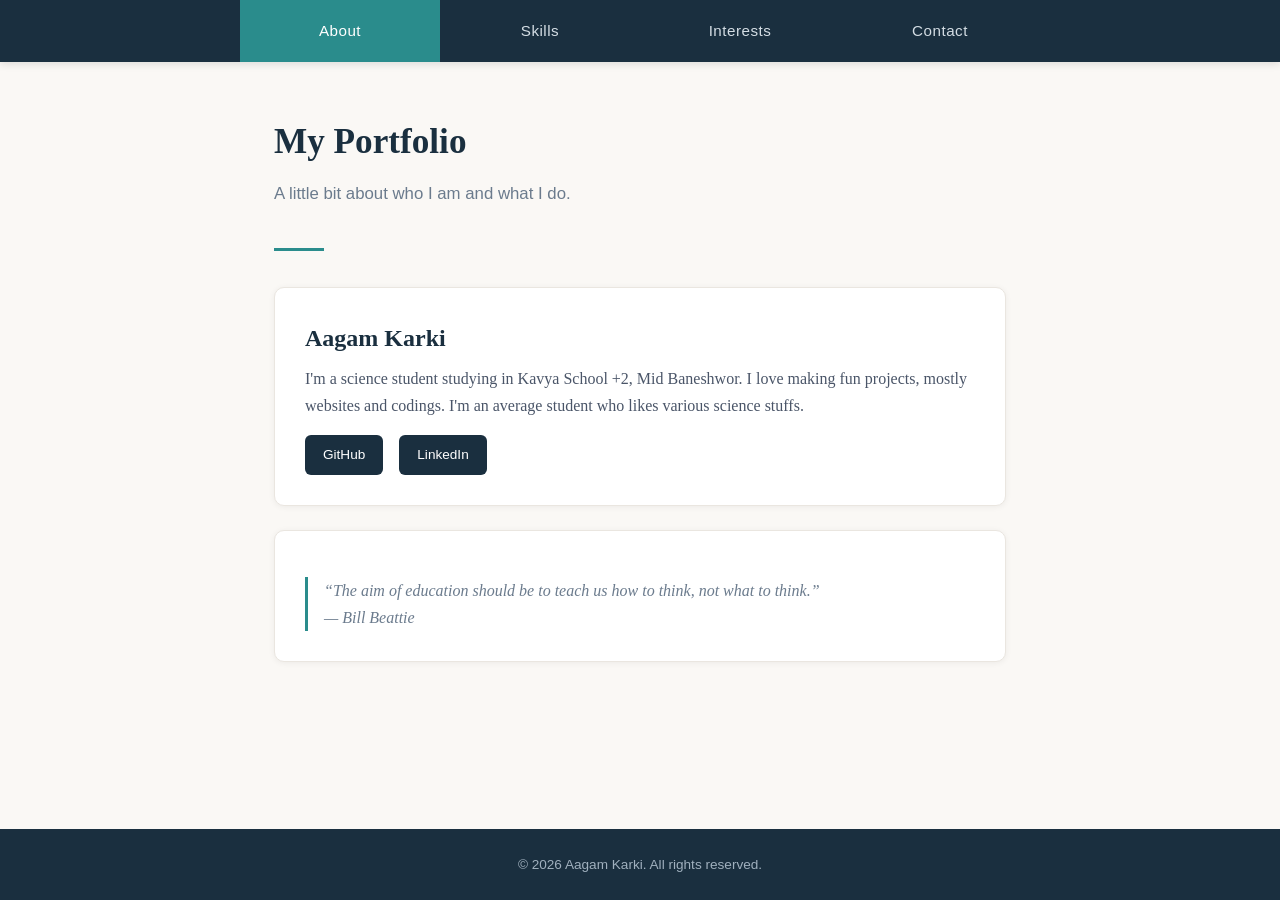
<file: index.html>
<!DOCTYPE html>
<html lang="en">
<head>
    <meta charset="UTF-8">
    <meta name="viewport" content="width=device-width, initial-scale=1.0">
   <title>About Me — Portfolio</title>
   <link rel="stylesheet" href="style.css">
</head>
<body>
  <nav class="navbar">
    <ul>
      <li><a href="about.html" class="active">About</a></li>
      <li><a href="skills.html">Skills</a></li>
      <li><a href="interests.html">Interests</a></li>
      <li><a href="contact.html">Contact</a></li>
    </ul>
  </nav>
  <main class="main-content">
    <h1 class="page-title">My Portfolio</h1>
    <p class="page-subtitle">A little bit about who I am and what I do.</p>
    <hr class="divider">

    <div class="card">
      <div class="profile-section">
        <div class="profile-info">
          <h2>Aagam Karki</h2>
          <p>
           I'm a science student studying in Kavya School +2, Mid Baneshwor. I love making fun projects, mostly websites and codings. I'm an average student who likes various science stuffs.
          </p>
          <div class="social-links">
            <a href="https://github.com/aagamkarkee">GitHub</a>
            <a href="https://www.linkedin.com">LinkedIn</a>
          </div>
        </div>
      </div>
    </div>
    <div class="card">
      <blockquote class="quote">
       “The aim of education should be to teach us how to think, 
       not what to think.”  <br> — Bill Beattie
      </blockquote>
    </div>
  </main>
  <footer class="footer">
    <p>&copy; 2026 Aagam Karki. All rights reserved.</p>
  </footer>
</body>
</html>
</file>
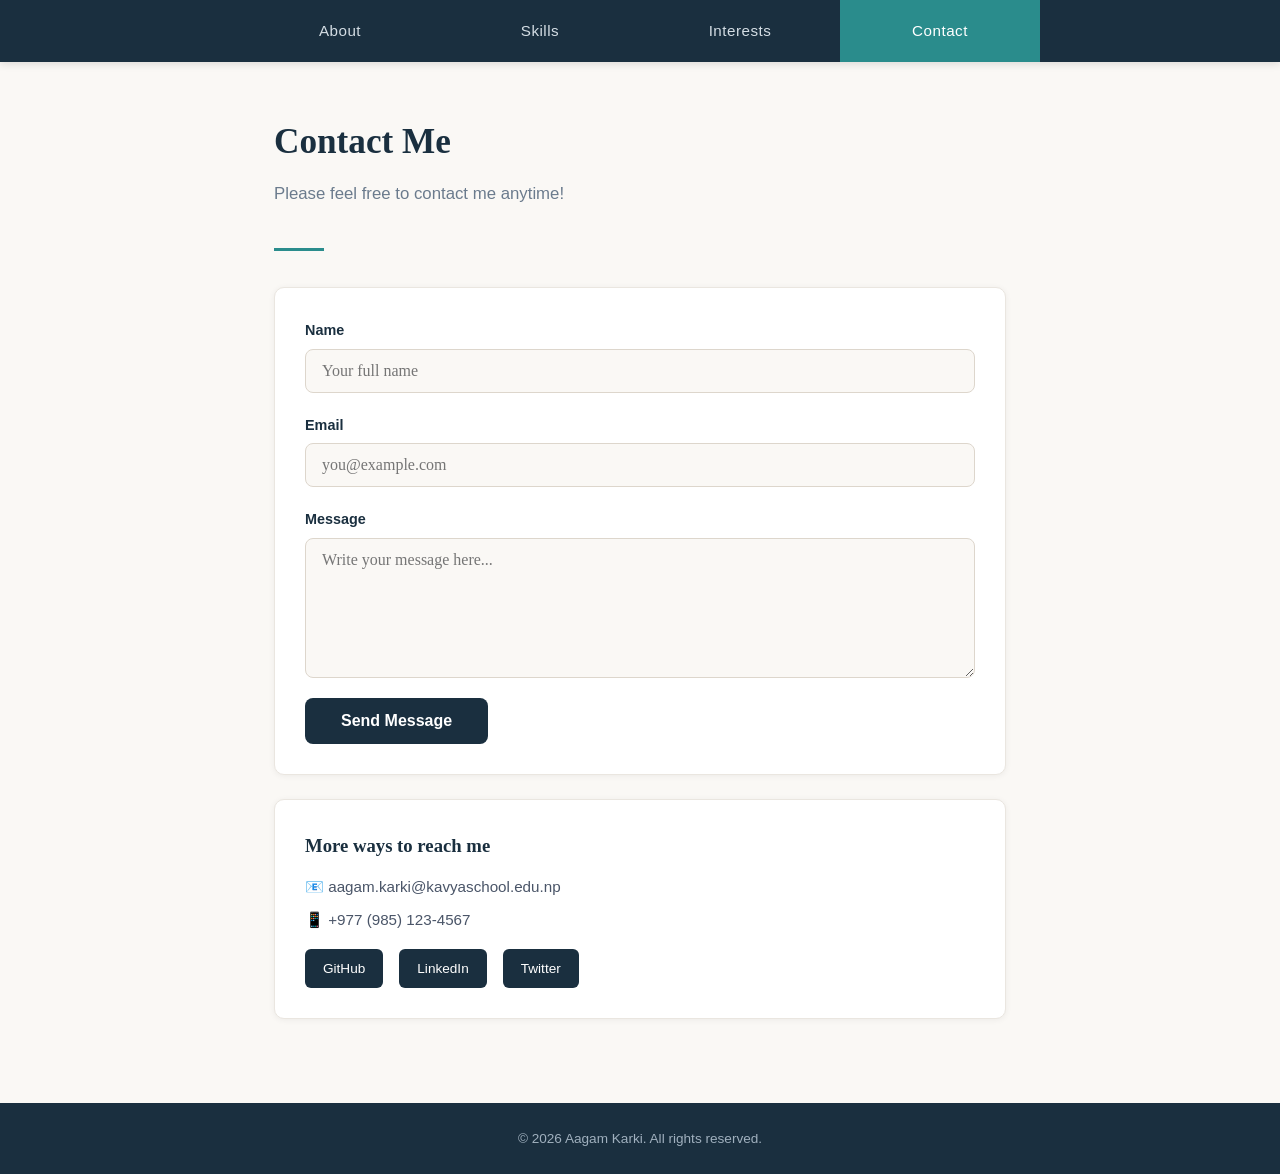
<file: contact.html>
<!DOCTYPE html>
<html lang="en">
<head>
  <meta charset="UTF-8">
  <meta name="viewport" content="width=device-width, initial-scale=1.0">
  <title>Contact — Portfolio</title>
  <link rel="stylesheet" href="style.css">
</head>
<body>

  <nav class="navbar">
    <ul>
      <li><a href="about.html">About</a></li>
      <li><a href="skills.html">Skills</a></li>
      <li><a href="interests.html">Interests</a></li>
      <li><a href="contact.html" class="active">Contact</a></li>
    </ul>
  </nav>

  <main class="main-content">
    <h1 class="page-title">Contact Me</h1>
    <p class="page-subtitle">Please feel free to contact me anytime!</p>
    <hr class="divider">

    <div class="card">
      <form class="contact-form" action="#" method="post">
        <div class="form-group">
          <label for="name">Name</label>
          <input type="text" id="name" name="name" placeholder="Your full name" required>
        </div>
        <div class="form-group">
          <label for="email">Email</label>
          <input type="email" id="email" name="email" placeholder="you@example.com" required>
        </div>
        <div class="form-group">
          <label for="message">Message</label>
          <textarea id="message" name="message" placeholder="Write your message here..." required></textarea>
        </div>
        <button type="submit" class="submit-btn">Send Message</button>
      </form>
    </div>

    <div class="card contact-info">
      <h3 style="color: #1a2f3f; margin-bottom: 12px;">More ways to reach me</h3>
      <p>📧 aagam.karki@kavyaschool.edu.np</p>
      <p>📱 +977 (985) 123-4567</p>
      <div class="social-links">
        <a href="https://github.com/aagamkarkee">GitHub</a>
        <a href="https://www.linkedin.com">LinkedIn</a>
        <a href="https://x.com">Twitter</a>
      </div>
    </div>
  </main>

  <footer class="footer">
    <p>&copy; 2026 Aagam Karki. All rights reserved.</p>
  </footer>

</body>
</html>
</file>
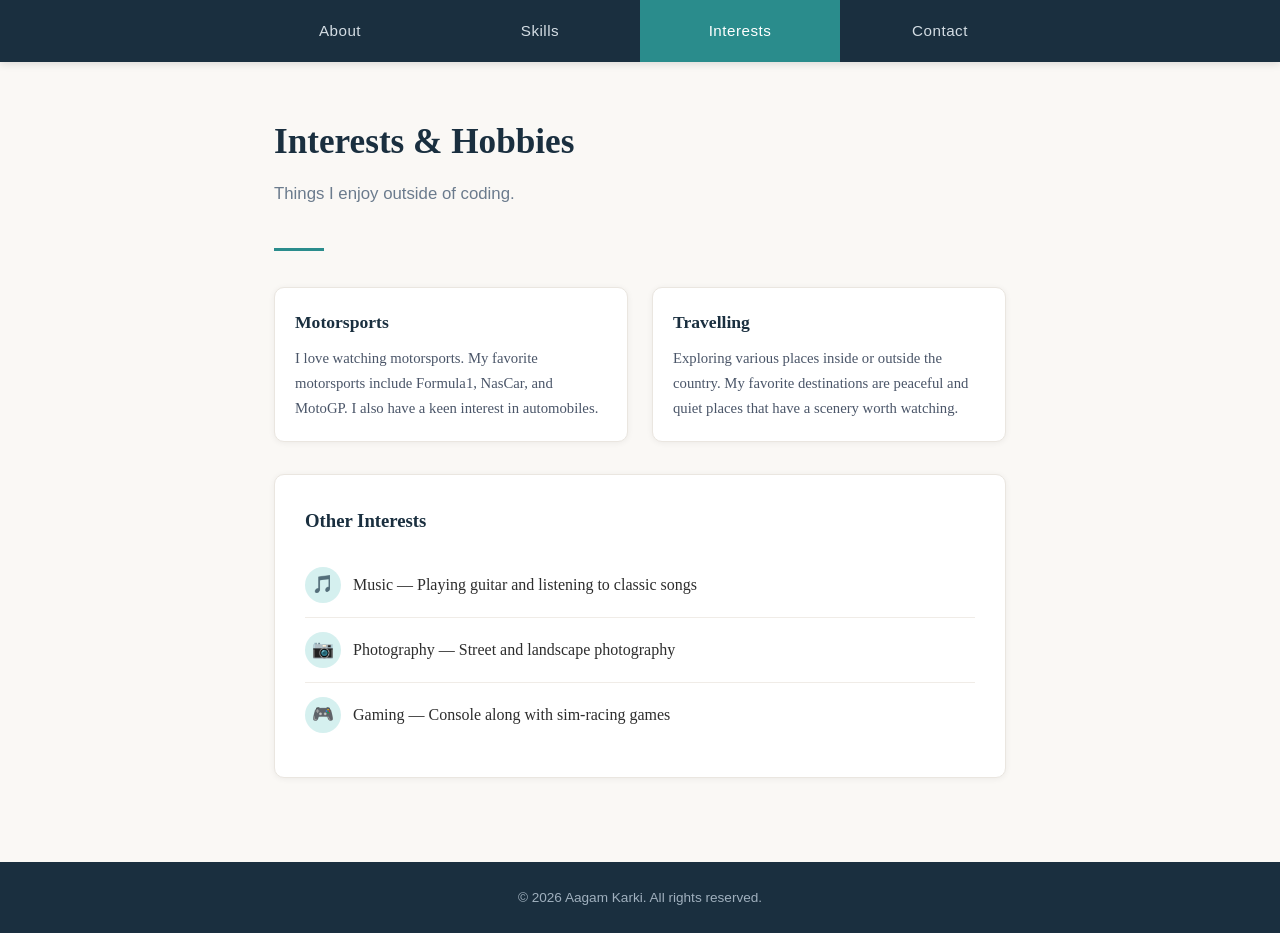
<file: interests.html>
<!DOCTYPE html>
<html lang="en">
<head>
  <meta charset="UTF-8">
  <meta name="viewport" content="width=device-width, initial-scale=1.0">
  <title>Interests — Portfolio</title>
  <link rel="stylesheet" href="style.css">
</head>
<body>

  <nav class="navbar">
    <ul>
      <li><a href="about.html">About</a></li>
      <li><a href="skills.html">Skills</a></li>
      <li><a href="interests.html" class="active">Interests</a></li>
      <li><a href="contact.html">Contact</a></li>
    </ul>
  </nav>

  <main class="main-content">
    <h1 class="page-title">Interests &amp; Hobbies</h1>
    <p class="page-subtitle">Things I enjoy outside of coding.</p>
    <hr class="divider">
    <div class="interests-list">
      <div class="interest-card">
        <div class="interest-body">
          <h3>Motorsports</h3>
          <p>
            I love watching motorsports. My favorite motorsports include Formula1, NasCar, and MotoGP. I also have a keen interest in automobiles.
          </p>
        </div>
      </div>
      <div class="interest-card">
        <div class="interest-body">
          <h3>Travelling</h3>
          <p>
            Exploring various places inside or outside the country. My favorite destinations are peaceful and quiet places that have a scenery worth watching.
          </p>
        </div>
      </div>
    </div>
    <div class="card" style="margin-top: 32px;">
      <h3 style="color: #1a2f3f; margin-bottom: 16px;">Other Interests</h3>
      <div class="interest-simple">
        <div class="interest-icon">🎵</div>
        <span>Music — Playing guitar and listening to classic songs</span>
      </div>
      <div class="interest-simple">
        <div class="interest-icon">📷</div>
        <span>Photography — Street and landscape photography</span>
      </div>
      <div class="interest-simple">
        <div class="interest-icon">🎮</div>
        <span>Gaming — Console along with sim-racing games</span>
      </div>
    </div>
  </main>

  <footer class="footer">
    <p>&copy; 2026 Aagam Karki. All rights reserved.</p>
  </footer>

</body>
</html>
</file>
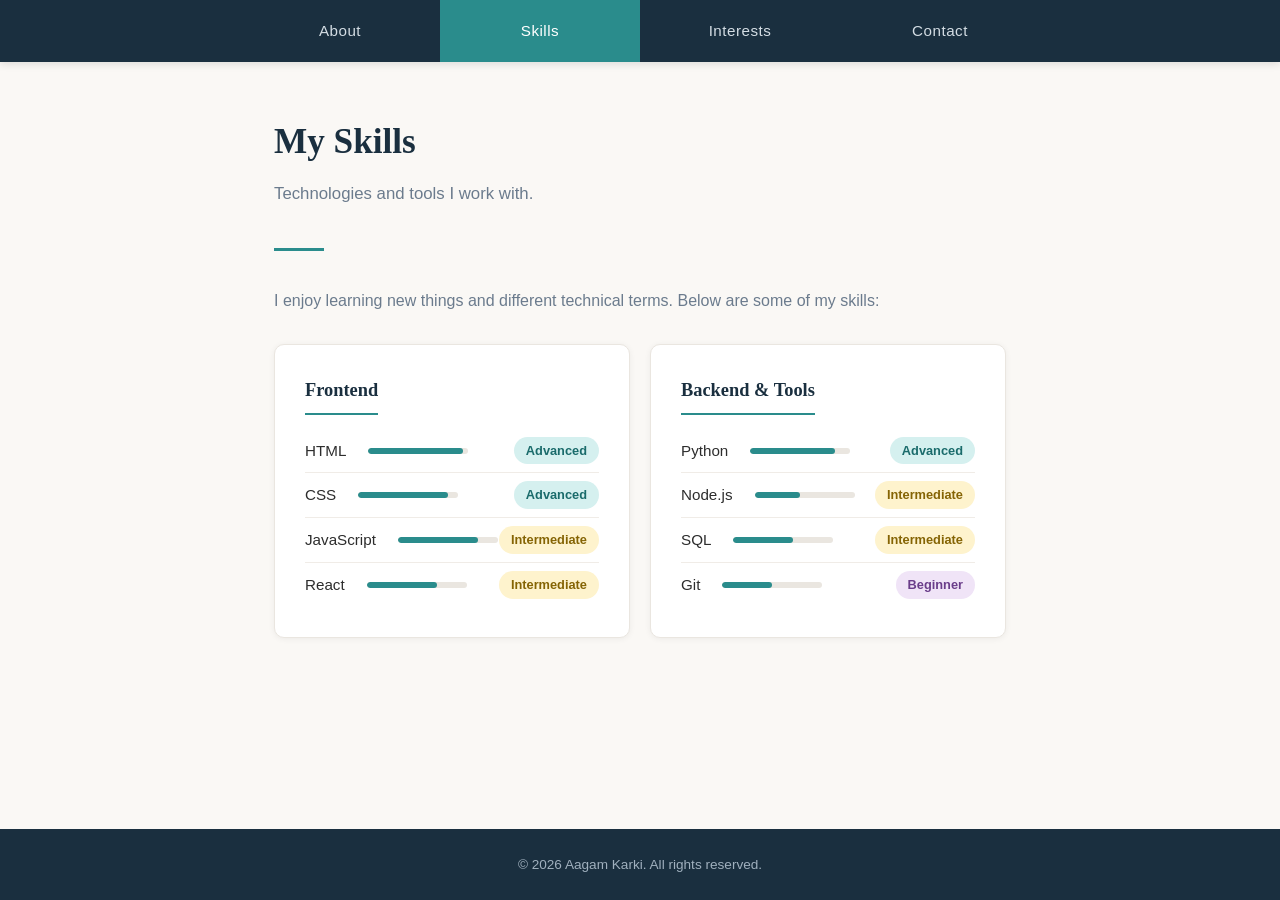
<file: skills.html>
<!DOCTYPE html>
<html lang="en">
<head>
  <meta charset="UTF-8">
  <meta name="viewport" content="width=device-width, initial-scale=1.0">
  <title>Skills — Portfolio</title>
  <link rel="stylesheet" href="style.css">
  <style>
    .skills-intro {
      font-size: 1rem;
      color: #6b7b8d;
      margin-bottom: 30px;
      font-family: 'Segoe UI', Tahoma, Geneva, Verdana, sans-serif;
    }
    .skill-row {
      display: flex;
      align-items: center;
      gap: 10px;
    }
  </style>
</head>
<body>
  <nav class="navbar">
    <ul>
      <li><a href="index.html">About</a></li>
      <li><a href="skills.html" class="active">Skills</a></li>
      <li><a href="interests.html">Interests</a></li>
      <li><a href="contact.html">Contact</a></li>
    </ul>
  </nav>

  <main class="main-content">
    <h1 class="page-title">My Skills</h1>
    <p class="page-subtitle">Technologies and tools I work with.</p>
    <hr class="divider">

    <p class="skills-intro">
      I enjoy learning new things and different technical terms. Below are some of my skills:
    </p>

    <div class="skills-grid">
      <div class="card skill-category">
        <h3>Frontend</h3>
        <div class="skill-item">
          <div class="skill-row">
            <span class="skill-name">HTML</span>
            <div class="skill-bar-container">
              <div class="skill-bar" style="width: 95%;"></div>
            </div>
          </div>
          <span class="skill-level level-advanced">Advanced</span>
        </div>
        <div class="skill-item">
          <div class="skill-row">
            <span class="skill-name">CSS</span>
            <div class="skill-bar-container">
              <div class="skill-bar" style="width: 90%;"></div>
            </div>
          </div>
          <span class="skill-level level-advanced">Advanced</span>
        </div>
        <div class="skill-item">
          <div class="skill-row">
            <span class="skill-name">JavaScript</span>
            <div class="skill-bar-container">
              <div class="skill-bar" style="width: 80%;"></div>
            </div>
          </div>
          <span class="skill-level level-intermediate">Intermediate</span>
        </div>
        <div class="skill-item">
          <div class="skill-row">
            <span class="skill-name">React</span>
            <div class="skill-bar-container">
              <div class="skill-bar" style="width: 70%;"></div>
            </div>
          </div>
          <span class="skill-level level-intermediate">Intermediate</span>
        </div>
      </div>
      <div class="card skill-category">
        <h3>Backend &amp; Tools</h3>
        <div class="skill-item">
          <div class="skill-row">
            <span class="skill-name">Python</span>
            <div class="skill-bar-container">
              <div class="skill-bar" style="width: 85%;"></div>
            </div>
          </div>
          <span class="skill-level level-advanced">Advanced</span>
        </div>
        <div class="skill-item">
          <div class="skill-row">
            <span class="skill-name">Node.js</span>
            <div class="skill-bar-container">
              <div class="skill-bar" style="width: 45%;"></div>
            </div>
          </div>
          <span class="skill-level level-intermediate">Intermediate</span>
        </div>
        <div class="skill-item">
          <div class="skill-row">
            <span class="skill-name">SQL</span>
            <div class="skill-bar-container">
              <div class="skill-bar" style="width: 60%;"></div>
            </div>
          </div>
          <span class="skill-level level-intermediate">Intermediate</span>
        </div>
        <div class="skill-item">
          <div class="skill-row">
            <span class="skill-name">Git</span>
            <div class="skill-bar-container">
              <div class="skill-bar" style="width: 50%;"></div>
            </div>
          </div>
          <span class="skill-level level-beginner">Beginner</span>
        </div>
      </div>
    </div>
  </main>
  <footer class="footer">
    <p>&copy; 2026 Aagam Karki. All rights reserved.</p>
  </footer>
</body>
</html>
</file>
<file: style.css>
* {
  margin: 0;
  padding: 0;
  box-sizing: border-box;
}

body {
  font-family: Georgia, 'Times New Roman', serif;
  background-color: #faf8f5;
  color: #2d2d2d;
  line-height: 1.7;
  min-height: 100vh;
  display: flex;
  flex-direction: column;
  
}

/* ---------- Navigation ---------- */
.navbar {
  background-color: #1a2f3f;
  padding: 0;
  position: sticky;
  top: 0;
  z-index: 100;
  box-shadow: 0 2px 8px rgba(0, 0, 0, 0.12);
}

.navbar ul {
  list-style: none;
  display: flex;
  justify-content: center;
  gap: 0;
  max-width: 800px;
  margin: 0 auto;
}

.navbar li {
  flex: 1;
  text-align: center;
}

.navbar a {
  display: block;
  color: #d4dde4;
  text-decoration: none;
  padding: 18px 24px;
  font-size: 0.95rem;
  letter-spacing: 0.5px;
  transition: background-color 0.25s, color 0.25s;
  font-family: 'Segoe UI', Tahoma, Geneva, Verdana, sans-serif;
}

.navbar a:hover,
.navbar a.active {
  background-color: #2a8c8c;
  color: #ffffff;
}

/* ---------- Main Content ---------- */
.main-content {
  max-width: 780px;
  margin: 0 auto;
  padding: 50px 24px 60px;
  flex: 1;
  width: 100%;
  
}

.page-title {
  font-size: 2.2rem;
  color: #1a2f3f;
  margin-bottom: 8px;
  font-weight: 700;
}

.page-subtitle {
  font-size: 1.05rem;
  color: #6b7b8d;
  margin-bottom: 40px;
  font-family: 'Segoe UI', Tahoma, Geneva, Verdana, sans-serif;
  font-weight: 400;
}

.divider {
  width: 50px;
  height: 3px;
  background-color: #2a8c8c;
  border: none;
  margin-bottom: 36px;
}

/* ---------- Cards ---------- */
.card {
  background: #ffffff;
  border-radius: 10px;
  padding: 30px;
  margin-bottom: 24px;
  box-shadow: 0 1px 6px rgba(0, 0, 0, 0.06);
  border: 1px solid #eae6e0;
}

/* ---------- Profile Section ---------- */
.profile-section {
  display: flex;
  align-items: center;
  gap: 36px;
  flex-wrap: wrap;
}

.profile-image {
  width: 160px;
  height: 160px;
  border-radius: 50%;
  object-fit: cover;
  border: 4px solid #2a8c8c;
  flex-shrink: 0;
}

.profile-info h2 {
  font-size: 1.5rem;
  color: #1a2f3f;
  margin-bottom: 6px;
}

.profile-info p {
  color: #4a5568;
  margin-bottom: 12px;
}

.quote {
  font-style: italic;
  color: #6b7b8d;
  border-left: 3px solid #2a8c8c;
  padding-left: 16px;
  margin-top: 16px;
}

/* ---------- Skills ---------- */
.skills-grid {
  display: grid;
  grid-template-columns: 1fr 1fr;
  gap: 20px;
}

.skill-category h3 {
  color: #1a2f3f;
  font-size: 1.15rem;
  margin-bottom: 14px;
  padding-bottom: 6px;
  border-bottom: 2px solid #2a8c8c;
  display: inline-block;
}

.skill-item {
  display: flex;
  justify-content: space-between;
  align-items: center;
  padding: 8px 0;
  border-bottom: 1px solid #f0ece7;
}

.skill-item:last-child {
  border-bottom: none;
}

.skill-name {
  font-family: 'Segoe UI', Tahoma, Geneva, Verdana, sans-serif;
  font-size: 0.95rem;
  color: #2d2d2d;
}

.skill-level {
  font-size: 0.8rem;
  padding: 3px 12px;
  border-radius: 20px;
  font-family: 'Segoe UI', Tahoma, Geneva, Verdana, sans-serif;
  font-weight: 600;
}

.level-advanced {
  background-color: #d5f0ef;
  color: #1a6b6b;
}

.level-intermediate {
  background-color: #fef3cd;
  color: #856404;
}

.level-beginner {
  background-color: #f0e4f7;
  color: #6a3d8a;
}

/* ---------- Skill Bar ---------- */
.skill-bar-container {
  width: 100px;
  height: 6px;
  background-color: #eae6e0;
  border-radius: 3px;
  overflow: hidden;
  margin-left: 12px;
}

.skill-bar {
  height: 100%;
  border-radius: 3px;
  background-color: #2a8c8c;
}

/* ---------- Interests ---------- */
.interests-list {
  display: grid;
  grid-template-columns: 1fr 1fr;
  gap: 24px;
}

.interest-card {
  background: #ffffff;
  border-radius: 10px;
  overflow: hidden;
  box-shadow: 0 1px 6px rgba(0, 0, 0, 0.06);
  border: 1px solid #eae6e0;
  transition: transform 0.2s;
}

.interest-card:hover {
  transform: translateY(-3px);
}

.interest-card img {
  width: 100%;
  height: 180px;
  object-fit: cover;
}

.interest-card .interest-body {
  padding: 20px;
}

.interest-card h3 {
  color: #1a2f3f;
  margin-bottom: 8px;
  font-size: 1.1rem;
}

.interest-card p {
  color: #4a5568;
  font-size: 0.92rem;
}

.interest-simple {
  display: flex;
  align-items: center;
  gap: 12px;
  padding: 14px 0;
  border-bottom: 1px solid #f0ece7;
}

.interest-simple:last-child {
  border-bottom: none;
}

.interest-icon {
  width: 36px;
  height: 36px;
  background-color: #d5f0ef;
  border-radius: 50%;
  display: flex;
  align-items: center;
  justify-content: center;
  font-size: 1.1rem;
  flex-shrink: 0;
}

/* ---------- Contact Form ---------- */
.contact-form {
  display: flex;
  flex-direction: column;
  gap: 20px;
}

.form-group {
  display: flex;
  flex-direction: column;
  gap: 6px;
}

.form-group label {
  font-size: 0.9rem;
  color: #1a2f3f;
  font-weight: 700;
  font-family: 'Segoe UI', Tahoma, Geneva, Verdana, sans-serif;
}

.form-group input,
.form-group textarea {
  padding: 12px 16px;
  border: 1px solid #ddd6cc;
  border-radius: 8px;
  font-size: 1rem;
  font-family: Georgia, 'Times New Roman', serif;
  background-color: #faf8f5;
  color: #2d2d2d;
  transition: border-color 0.2s;
}

.form-group input:focus,
.form-group textarea:focus {
  outline: none;
  border-color: #2a8c8c;
  box-shadow: 0 0 0 3px rgba(42, 140, 140, 0.12);
}

.form-group textarea {
  min-height: 140px;
  resize: vertical;
}

.submit-btn {
  padding: 14px 36px;
  background-color: #1a2f3f;
  color: #ffffff;
  border: none;
  border-radius: 8px;
  font-size: 1rem;
  font-family: 'Segoe UI', Tahoma, Geneva, Verdana, sans-serif;
  font-weight: 600;
  cursor: pointer;
  transition: background-color 0.25s;
  align-self: flex-start;
}

.submit-btn:hover {
  background-color: #2a8c8c;
}

.contact-info {
  margin-top: 20px;
}

.contact-info p {
  color: #4a5568;
  margin-bottom: 8px;
  font-family: 'Segoe UI', Tahoma, Geneva, Verdana, sans-serif;
  font-size: 0.95rem;
}

/* ---------- Social Links ---------- */
.social-links {
  display: flex;
  gap: 16px;
  margin-top: 16px;
}

.social-links a {
  display: inline-block;
  padding: 8px 18px;
  background-color: #1a2f3f;
  color: #ffffff;
  text-decoration: none;
  border-radius: 6px;
  font-family: 'Segoe UI', Tahoma, Geneva, Verdana, sans-serif;
  font-size: 0.85rem;
  transition: background-color 0.25s;
}

.social-links a:hover {
  background-color: #2a8c8c;
}

/* ---------- Footer ---------- */
.footer {
  background-color: #1a2f3f;
  color: #a0b0be;
  text-align: center;
  padding: 24px;
  font-family: 'Segoe UI', Tahoma, Geneva, Verdana, sans-serif;
  font-size: 0.85rem;
  margin-top: auto;
}

.footer a {
  color: #7ec8c8;
  text-decoration: none;
}

.footer a:hover {
  text-decoration: underline;
}

/* ---------- Responsive ---------- */
@media (max-width: 640px) {
  .profile-section {
    flex-direction: column;
    text-align: center;
  }

  .skills-grid,
  .interests-list {
    grid-template-columns: 1fr;
  }

  .navbar ul {
    flex-wrap: wrap;
  }

  .navbar li {
    flex: 1 1 50%;
  }

  .page-title {
    font-size: 1.7rem;
  }
}
</file>
